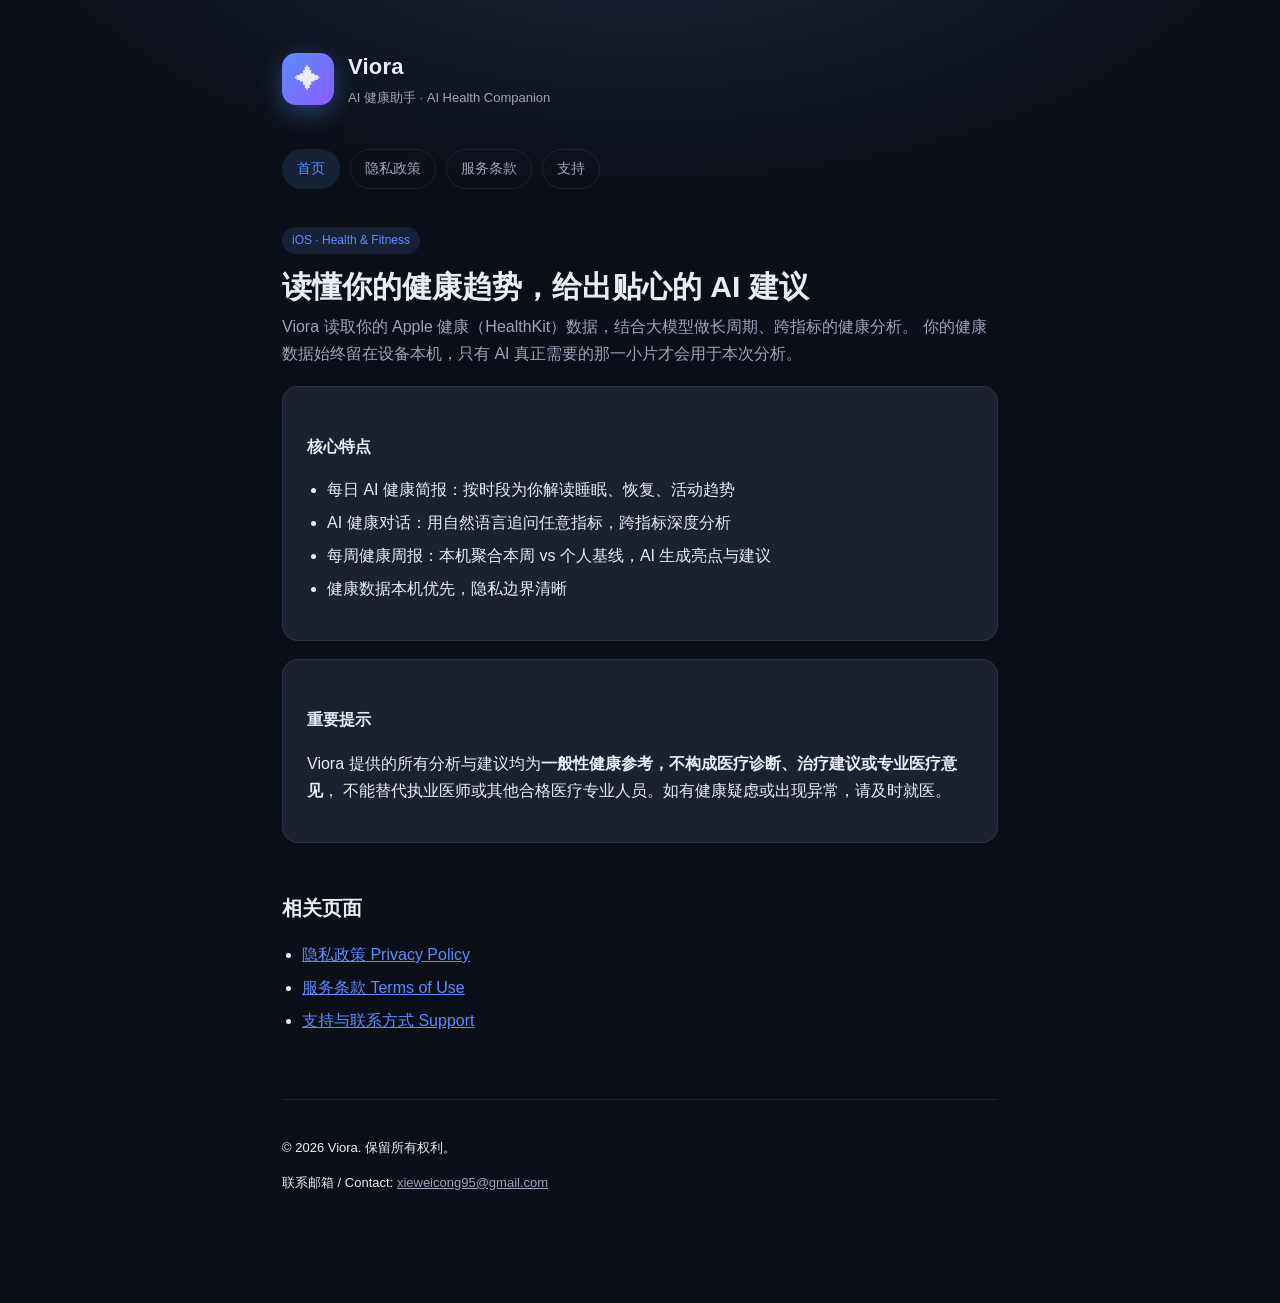
<file: index.html>
<!DOCTYPE html>
<html lang="zh-CN">
<head>
<meta charset="utf-8" />
<meta name="viewport" content="width=device-width, initial-scale=1" />
<title>Viora · AI 健康助手</title>
<meta name="description" content="Viora —— 读取 Apple 健康数据、结合 AI 做长周期健康分析的 iOS App。" />
<link rel="stylesheet" href="style.css" />
</head>
<body>
<div class="wrap">
  <header class="site">
    <div class="logo">✦</div>
    <div>
      <div class="brand">Viora</div>
      <div class="tagline">AI 健康助手 · AI Health Companion</div>
    </div>
  </header>

  <nav class="top">
    <a href="index.html" class="active">首页</a>
    <a href="privacy.html">隐私政策</a>
    <a href="terms.html">服务条款</a>
    <a href="support.html">支持</a>
  </nav>

  <span class="badge">iOS · Health &amp; Fitness</span>
  <h1>读懂你的健康趋势，给出贴心的 AI 建议</h1>
  <p class="lead">
    Viora 读取你的 Apple 健康（HealthKit）数据，结合大模型做长周期、跨指标的健康分析。
    你的健康数据始终留在设备本机，只有 AI 真正需要的那一小片才会用于本次分析。
  </p>

  <div class="card">
    <h3>核心特点</h3>
    <ul>
      <li>每日 AI 健康简报：按时段为你解读睡眠、恢复、活动趋势</li>
      <li>AI 健康对话：用自然语言追问任意指标，跨指标深度分析</li>
      <li>每周健康周报：本机聚合本周 vs 个人基线，AI 生成亮点与建议</li>
      <li>健康数据本机优先，隐私边界清晰</li>
    </ul>
  </div>

  <div class="card">
    <h3>重要提示</h3>
    <p>
      Viora 提供的所有分析与建议均为<strong>一般性健康参考，不构成医疗诊断、治疗建议或专业医疗意见</strong>，
      不能替代执业医师或其他合格医疗专业人员。如有健康疑虑或出现异常，请及时就医。
    </p>
  </div>

  <h2>相关页面</h2>
  <ul>
    <li><a href="privacy.html">隐私政策 Privacy Policy</a></li>
    <li><a href="terms.html">服务条款 Terms of Use</a></li>
    <li><a href="support.html">支持与联系方式 Support</a></li>
  </ul>

  <footer class="site">
    <p>© <span id="y">2026</span> Viora. 保留所有权利。</p>
    <p>联系邮箱 / Contact: <a href="mailto:xieweicong95@gmail.com">xieweicong95@gmail.com</a></p>
  </footer>
</div>
<script>document.getElementById('y').textContent = new Date().getFullYear();</script>
</body>
</html>
</file>
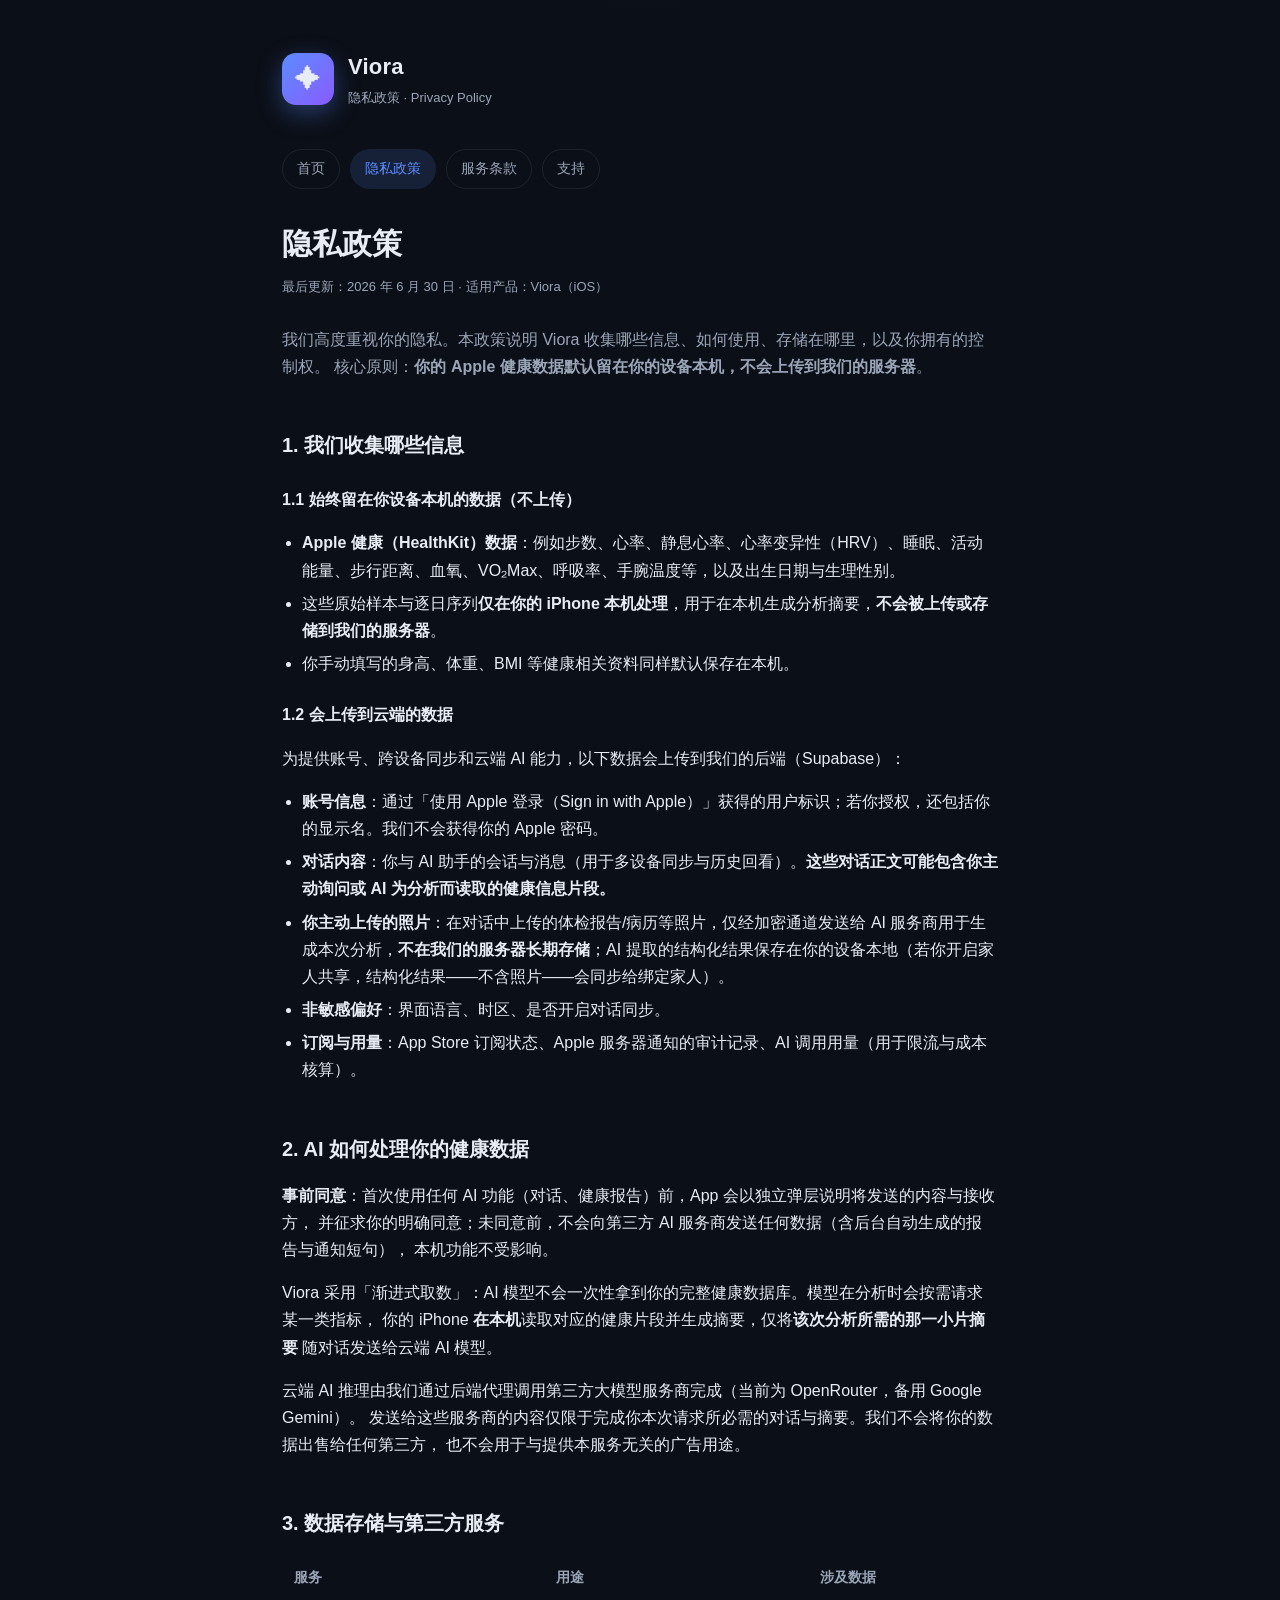
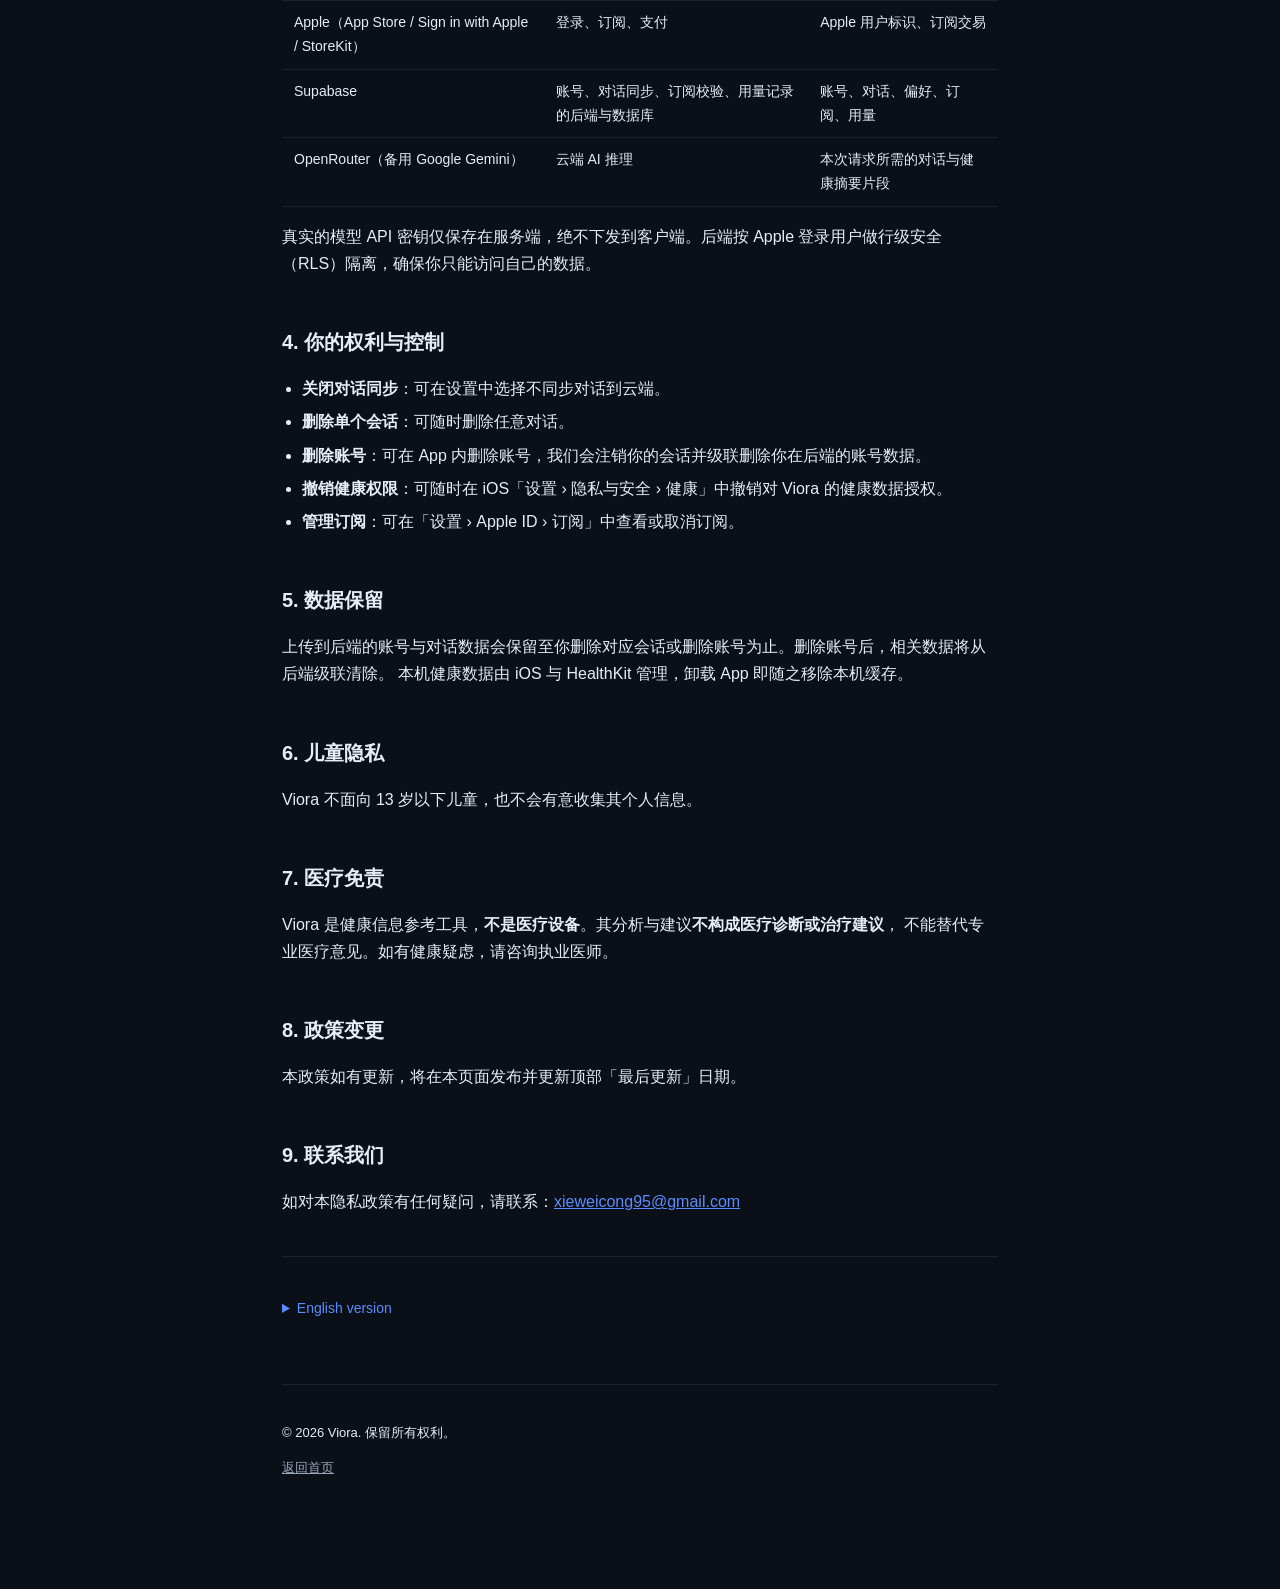
<file: privacy.html>
<!DOCTYPE html>
<html lang="zh-CN">
<head>
<meta charset="utf-8" />
<meta name="viewport" content="width=device-width, initial-scale=1" />
<title>隐私政策 · Viora</title>
<meta name="description" content="Viora 隐私政策 / Privacy Policy。" />
<link rel="stylesheet" href="style.css" />
</head>
<body>
<div class="wrap">
  <header class="site">
    <div class="logo">✦</div>
    <div>
      <div class="brand">Viora</div>
      <div class="tagline">隐私政策 · Privacy Policy</div>
    </div>
  </header>

  <nav class="top">
    <a href="index.html">首页</a>
    <a href="privacy.html" class="active">隐私政策</a>
    <a href="terms.html">服务条款</a>
    <a href="support.html">支持</a>
  </nav>

  <h1>隐私政策</h1>
  <p class="updated">最后更新：2026 年 6 月 30 日 · 适用产品：Viora（iOS）</p>

  <p class="lead">
    我们高度重视你的隐私。本政策说明 Viora 收集哪些信息、如何使用、存储在哪里，以及你拥有的控制权。
    核心原则：<strong>你的 Apple 健康数据默认留在你的设备本机，不会上传到我们的服务器</strong>。
  </p>

  <h2>1. 我们收集哪些信息</h2>

  <h3>1.1 始终留在你设备本机的数据（不上传）</h3>
  <ul>
    <li><strong>Apple 健康（HealthKit）数据</strong>：例如步数、心率、静息心率、心率变异性（HRV）、睡眠、活动能量、步行距离、血氧、VO₂Max、呼吸率、手腕温度等，以及出生日期与生理性别。</li>
    <li>这些原始样本与逐日序列<strong>仅在你的 iPhone 本机处理</strong>，用于在本机生成分析摘要，<strong>不会被上传或存储到我们的服务器</strong>。</li>
    <li>你手动填写的身高、体重、BMI 等健康相关资料同样默认保存在本机。</li>
  </ul>

  <h3>1.2 会上传到云端的数据</h3>
  <p>为提供账号、跨设备同步和云端 AI 能力，以下数据会上传到我们的后端（Supabase）：</p>
  <ul>
    <li><strong>账号信息</strong>：通过「使用 Apple 登录（Sign in with Apple）」获得的用户标识；若你授权，还包括你的显示名。我们不会获得你的 Apple 密码。</li>
    <li><strong>对话内容</strong>：你与 AI 助手的会话与消息（用于多设备同步与历史回看）。<strong>这些对话正文可能包含你主动询问或 AI 为分析而读取的健康信息片段。</strong></li>
    <li><strong>你主动上传的照片</strong>：在对话中上传的体检报告/病历等照片，仅经加密通道发送给 AI 服务商用于生成本次分析，<strong>不在我们的服务器长期存储</strong>；AI 提取的结构化结果保存在你的设备本地（若你开启家人共享，结构化结果——不含照片——会同步给绑定家人）。</li>
    <li><strong>非敏感偏好</strong>：界面语言、时区、是否开启对话同步。</li>
    <li><strong>订阅与用量</strong>：App Store 订阅状态、Apple 服务器通知的审计记录、AI 调用用量（用于限流与成本核算）。</li>
  </ul>

  <h2>2. AI 如何处理你的健康数据</h2>
  <p>
    <strong>事前同意</strong>：首次使用任何 AI 功能（对话、健康报告）前，App 会以独立弹层说明将发送的内容与接收方，
    并征求你的明确同意；未同意前，不会向第三方 AI 服务商发送任何数据（含后台自动生成的报告与通知短句），
    本机功能不受影响。
  </p>
  <p>
    Viora 采用「渐进式取数」：AI 模型不会一次性拿到你的完整健康数据库。模型在分析时会按需请求某一类指标，
    你的 iPhone <strong>在本机</strong>读取对应的健康片段并生成摘要，仅将<strong>该次分析所需的那一小片摘要</strong>
    随对话发送给云端 AI 模型。
  </p>
  <p>
    云端 AI 推理由我们通过后端代理调用第三方大模型服务商完成（当前为 OpenRouter，备用 Google Gemini）。
    发送给这些服务商的内容仅限于完成你本次请求所必需的对话与摘要。我们不会将你的数据出售给任何第三方，
    也不会用于与提供本服务无关的广告用途。
  </p>

  <h2>3. 数据存储与第三方服务</h2>
  <table>
    <tr><th>服务</th><th>用途</th><th>涉及数据</th></tr>
    <tr><td>Apple（App Store / Sign in with Apple / StoreKit）</td><td>登录、订阅、支付</td><td>Apple 用户标识、订阅交易</td></tr>
    <tr><td>Supabase</td><td>账号、对话同步、订阅校验、用量记录的后端与数据库</td><td>账号、对话、偏好、订阅、用量</td></tr>
    <tr><td>OpenRouter（备用 Google Gemini）</td><td>云端 AI 推理</td><td>本次请求所需的对话与健康摘要片段</td></tr>
  </table>
  <p>真实的模型 API 密钥仅保存在服务端，绝不下发到客户端。后端按 Apple 登录用户做行级安全（RLS）隔离，确保你只能访问自己的数据。</p>

  <h2>4. 你的权利与控制</h2>
  <ul>
    <li><strong>关闭对话同步</strong>：可在设置中选择不同步对话到云端。</li>
    <li><strong>删除单个会话</strong>：可随时删除任意对话。</li>
    <li><strong>删除账号</strong>：可在 App 内删除账号，我们会注销你的会话并级联删除你在后端的账号数据。</li>
    <li><strong>撤销健康权限</strong>：可随时在 iOS「设置 › 隐私与安全 › 健康」中撤销对 Viora 的健康数据授权。</li>
    <li><strong>管理订阅</strong>：可在「设置 › Apple ID › 订阅」中查看或取消订阅。</li>
  </ul>

  <h2>5. 数据保留</h2>
  <p>
    上传到后端的账号与对话数据会保留至你删除对应会话或删除账号为止。删除账号后，相关数据将从后端级联清除。
    本机健康数据由 iOS 与 HealthKit 管理，卸载 App 即随之移除本机缓存。
  </p>

  <h2>6. 儿童隐私</h2>
  <p>Viora 不面向 13 岁以下儿童，也不会有意收集其个人信息。</p>

  <h2>7. 医疗免责</h2>
  <p>
    Viora 是健康信息参考工具，<strong>不是医疗设备</strong>。其分析与建议<strong>不构成医疗诊断或治疗建议</strong>，
    不能替代专业医疗意见。如有健康疑虑，请咨询执业医师。
  </p>

  <h2>8. 政策变更</h2>
  <p>本政策如有更新，将在本页面发布并更新顶部「最后更新」日期。</p>

  <h2>9. 联系我们</h2>
  <p>如对本隐私政策有任何疑问，请联系：<a href="mailto:xieweicong95@gmail.com">xieweicong95@gmail.com</a></p>

  <hr class="divider" />

  <details>
    <summary>English version</summary>
    <div class="lang-en">
      <h2>Privacy Policy (English)</h2>
      <p><em>Last updated: June 30, 2026 · Product: Viora (iOS)</em></p>
      <p>Your privacy matters to us. This policy explains what Viora collects, how it is used, and the controls you have.
      Core principle: <strong>your Apple Health data stays on your device by default and is not uploaded to our servers.</strong></p>

      <h3>1. Information we collect</h3>
      <p><strong>Stays on your device (never uploaded):</strong> Apple Health (HealthKit) data such as steps, heart rate,
      resting heart rate, HRV, sleep, active energy, walking distance, blood oxygen, VO₂Max, respiratory rate, wrist
      temperature, plus date of birth and biological sex; and any height/weight/BMI you enter manually. Raw samples and
      daily series are processed only on your iPhone to produce summaries locally.</p>
      <p><strong>Uploaded to our backend (Supabase):</strong> your Sign in with Apple identifier (and display name if you
      grant it); your AI conversations and messages — <em>which may contain health information you ask about or that the
      AI reads for analysis</em>; non-sensitive preferences (language, time zone, sync toggle); and subscription status,
      Apple notification audit records, and AI usage for rate limiting.</p>

      <h3>2. How AI processes your health data</h3>
      <p>Viora uses progressive data access: the AI never receives your full health database. When analyzing, it requests
      a specific metric, your iPhone reads that slice <em>locally</em> and produces a summary, and only that small summary
      is sent with your conversation to the cloud AI model. Cloud inference is performed via our backend proxy to a
      third-party model provider (currently OpenRouter, with Google Gemini as fallback), limited to what is necessary for
      your request. We do not sell your data.</p>

      <h3>3. Storage &amp; third parties</h3>
      <p>Apple (login, subscriptions, payment), Supabase (account, conversation sync, subscription/usage backend), and
      OpenRouter/Google Gemini (cloud AI inference) process the data described above. Real model API keys live only on the
      server. Row-Level Security isolates your data per Apple-login user.</p>

      <h3>4. Your rights</h3>
      <p>Disable conversation sync, delete individual conversations, delete your account in-app (cascade-deletes backend
      data), revoke Health permissions in iOS Settings, and manage subscriptions via Apple ID settings.</p>

      <h3>5. Retention</h3>
      <p>Uploaded account/conversation data is retained until you delete the conversation or your account. Deleting your
      account cascade-removes related data. Local health data is managed by iOS/HealthKit.</p>

      <h3>6. Children</h3>
      <p>Viora is not directed to children under 13 and does not knowingly collect their personal information.</p>

      <h3>7. Medical disclaimer</h3>
      <p>Viora is a health information reference tool, <strong>not a medical device</strong>. Its output does not
      constitute medical diagnosis or treatment advice and is not a substitute for professional medical advice. Consult a
      licensed physician for any health concerns.</p>

      <h3>8. Changes &amp; contact</h3>
      <p>Updates will be posted here. Questions: <a href="mailto:xieweicong95@gmail.com">xieweicong95@gmail.com</a></p>
    </div>
  </details>

  <footer class="site">
    <p>© <span id="y">2026</span> Viora. 保留所有权利。</p>
    <p><a href="index.html">返回首页</a></p>
  </footer>
</div>
<script>document.getElementById('y').textContent = new Date().getFullYear();</script>
</body>
</html>
</file>
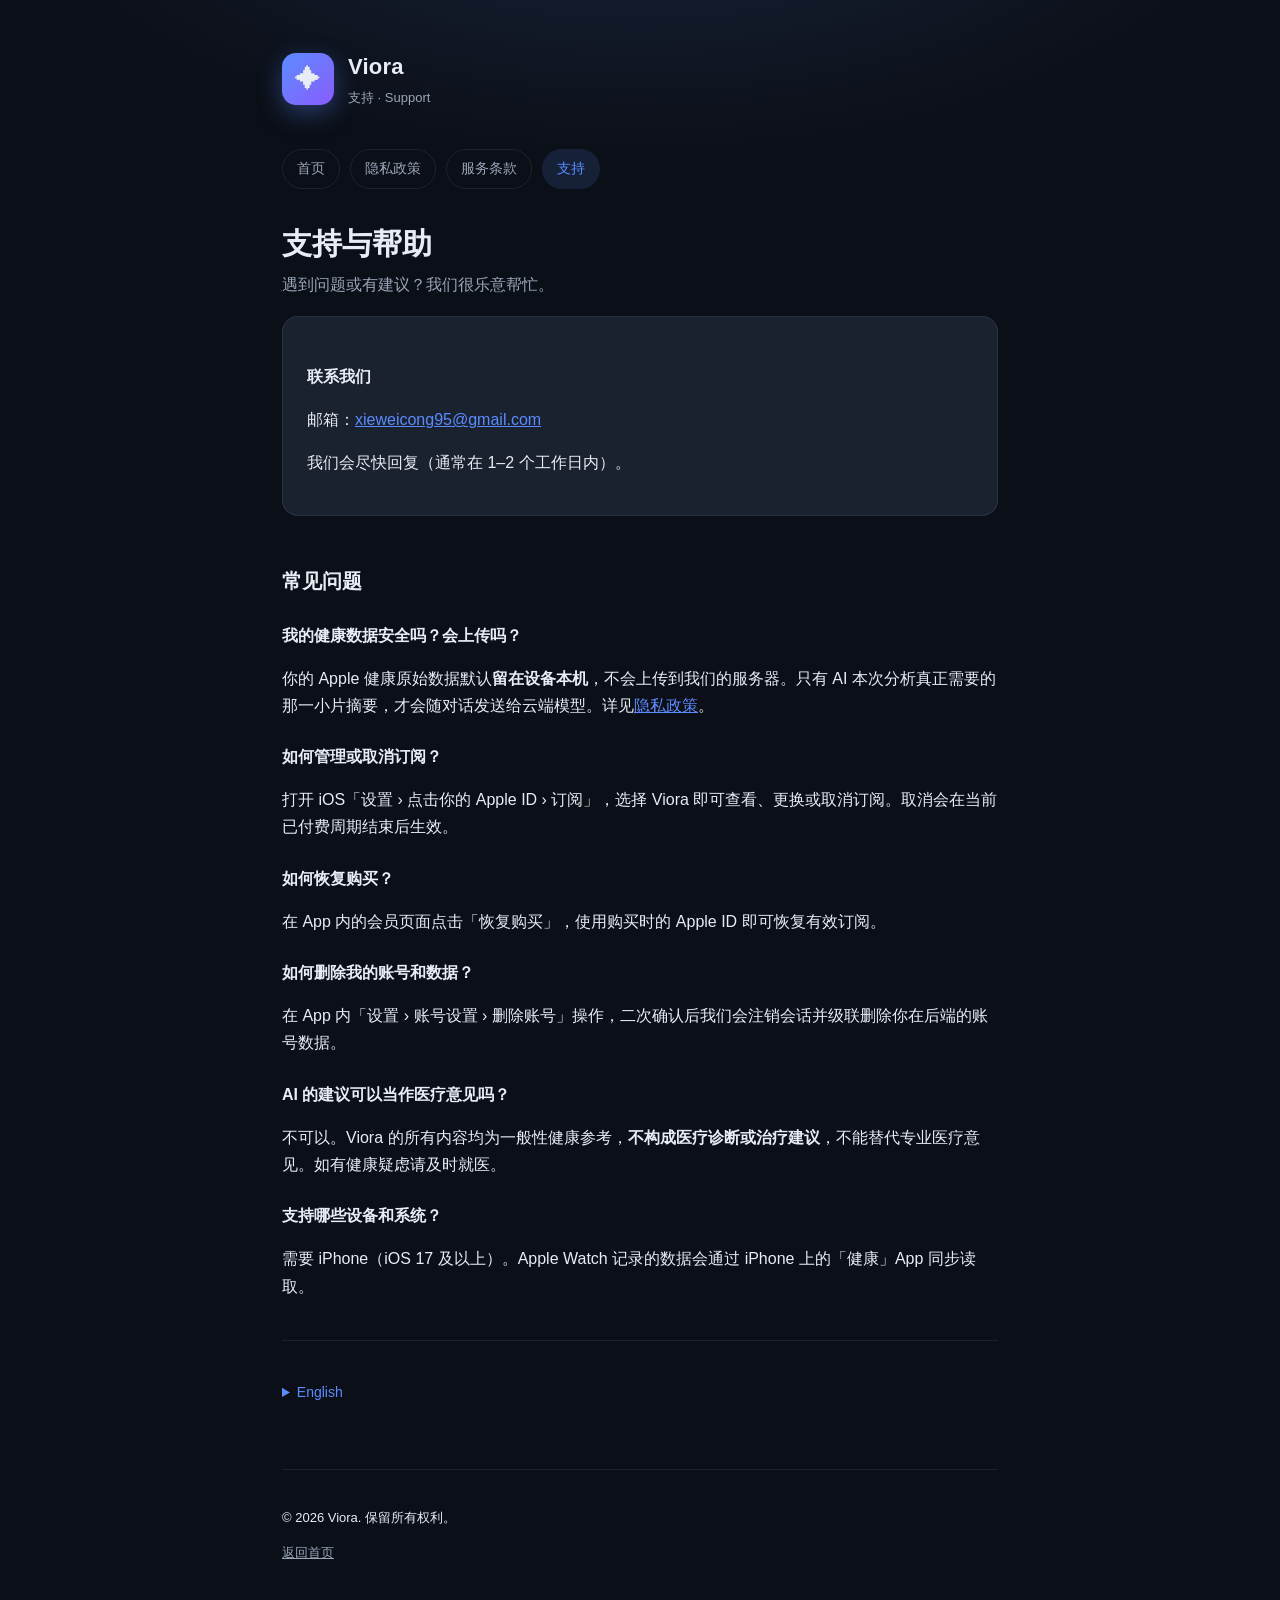
<file: support.html>
<!DOCTYPE html>
<html lang="zh-CN">
<head>
<meta charset="utf-8" />
<meta name="viewport" content="width=device-width, initial-scale=1" />
<title>支持 · Viora</title>
<link rel="stylesheet" href="style.css" />
</head>
<body>
<div class="wrap">
  <header class="site">
    <div class="logo">✦</div>
    <div>
      <div class="brand">Viora</div>
      <div class="tagline">支持 · Support</div>
    </div>
  </header>

  <nav class="top">
    <a href="index.html">首页</a>
    <a href="privacy.html">隐私政策</a>
    <a href="terms.html">服务条款</a>
    <a href="support.html" class="active">支持</a>
  </nav>

  <h1>支持与帮助</h1>
  <p class="lead">遇到问题或有建议？我们很乐意帮忙。</p>

  <div class="card">
    <h3>联系我们</h3>
    <p>邮箱：<a href="mailto:xieweicong95@gmail.com">xieweicong95@gmail.com</a></p>
    <p>我们会尽快回复（通常在 1–2 个工作日内）。</p>
  </div>

  <h2>常见问题</h2>

  <h3>我的健康数据安全吗？会上传吗？</h3>
  <p>你的 Apple 健康原始数据默认<strong>留在设备本机</strong>，不会上传到我们的服务器。只有 AI 本次分析真正需要的那一小片摘要，才会随对话发送给云端模型。详见<a href="privacy.html">隐私政策</a>。</p>

  <h3>如何管理或取消订阅？</h3>
  <p>打开 iOS「设置 › 点击你的 Apple ID › 订阅」，选择 Viora 即可查看、更换或取消订阅。取消会在当前已付费周期结束后生效。</p>

  <h3>如何恢复购买？</h3>
  <p>在 App 内的会员页面点击「恢复购买」，使用购买时的 Apple ID 即可恢复有效订阅。</p>

  <h3>如何删除我的账号和数据？</h3>
  <p>在 App 内「设置 › 账号设置 › 删除账号」操作，二次确认后我们会注销会话并级联删除你在后端的账号数据。</p>

  <h3>AI 的建议可以当作医疗意见吗？</h3>
  <p>不可以。Viora 的所有内容均为一般性健康参考，<strong>不构成医疗诊断或治疗建议</strong>，不能替代专业医疗意见。如有健康疑虑请及时就医。</p>

  <h3>支持哪些设备和系统？</h3>
  <p>需要 iPhone（iOS 17 及以上）。Apple Watch 记录的数据会通过 iPhone 上的「健康」App 同步读取。</p>

  <hr class="divider" />

  <details>
    <summary>English</summary>
    <div class="lang-en">
      <h2>Support (English)</h2>
      <p>Questions or feedback? Email <a href="mailto:xieweicong95@gmail.com">xieweicong95@gmail.com</a> — we usually reply within 1–2 business days.</p>
      <p><strong>Is my health data uploaded?</strong> Your raw Apple Health data stays on your device by default; only the small summary the AI needs is sent with your conversation. See the <a href="privacy.html">Privacy Policy</a>.</p>
      <p><strong>Manage subscriptions:</strong> Settings › your Apple ID › Subscriptions › Viora.</p>
      <p><strong>Restore purchases:</strong> tap "Restore Purchases" on the membership screen with your original Apple ID.</p>
      <p><strong>Delete account:</strong> Settings › Account › Delete Account in the app.</p>
      <p><strong>Medical:</strong> Viora is general health reference only, not medical advice.</p>
      <p><strong>Requirements:</strong> iPhone on iOS 17 or later.</p>
    </div>
  </details>

  <footer class="site">
    <p>© <span id="y">2026</span> Viora. 保留所有权利。</p>
    <p><a href="index.html">返回首页</a></p>
  </footer>
</div>
<script>document.getElementById('y').textContent = new Date().getFullYear();</script>
</body>
</html>
</file>
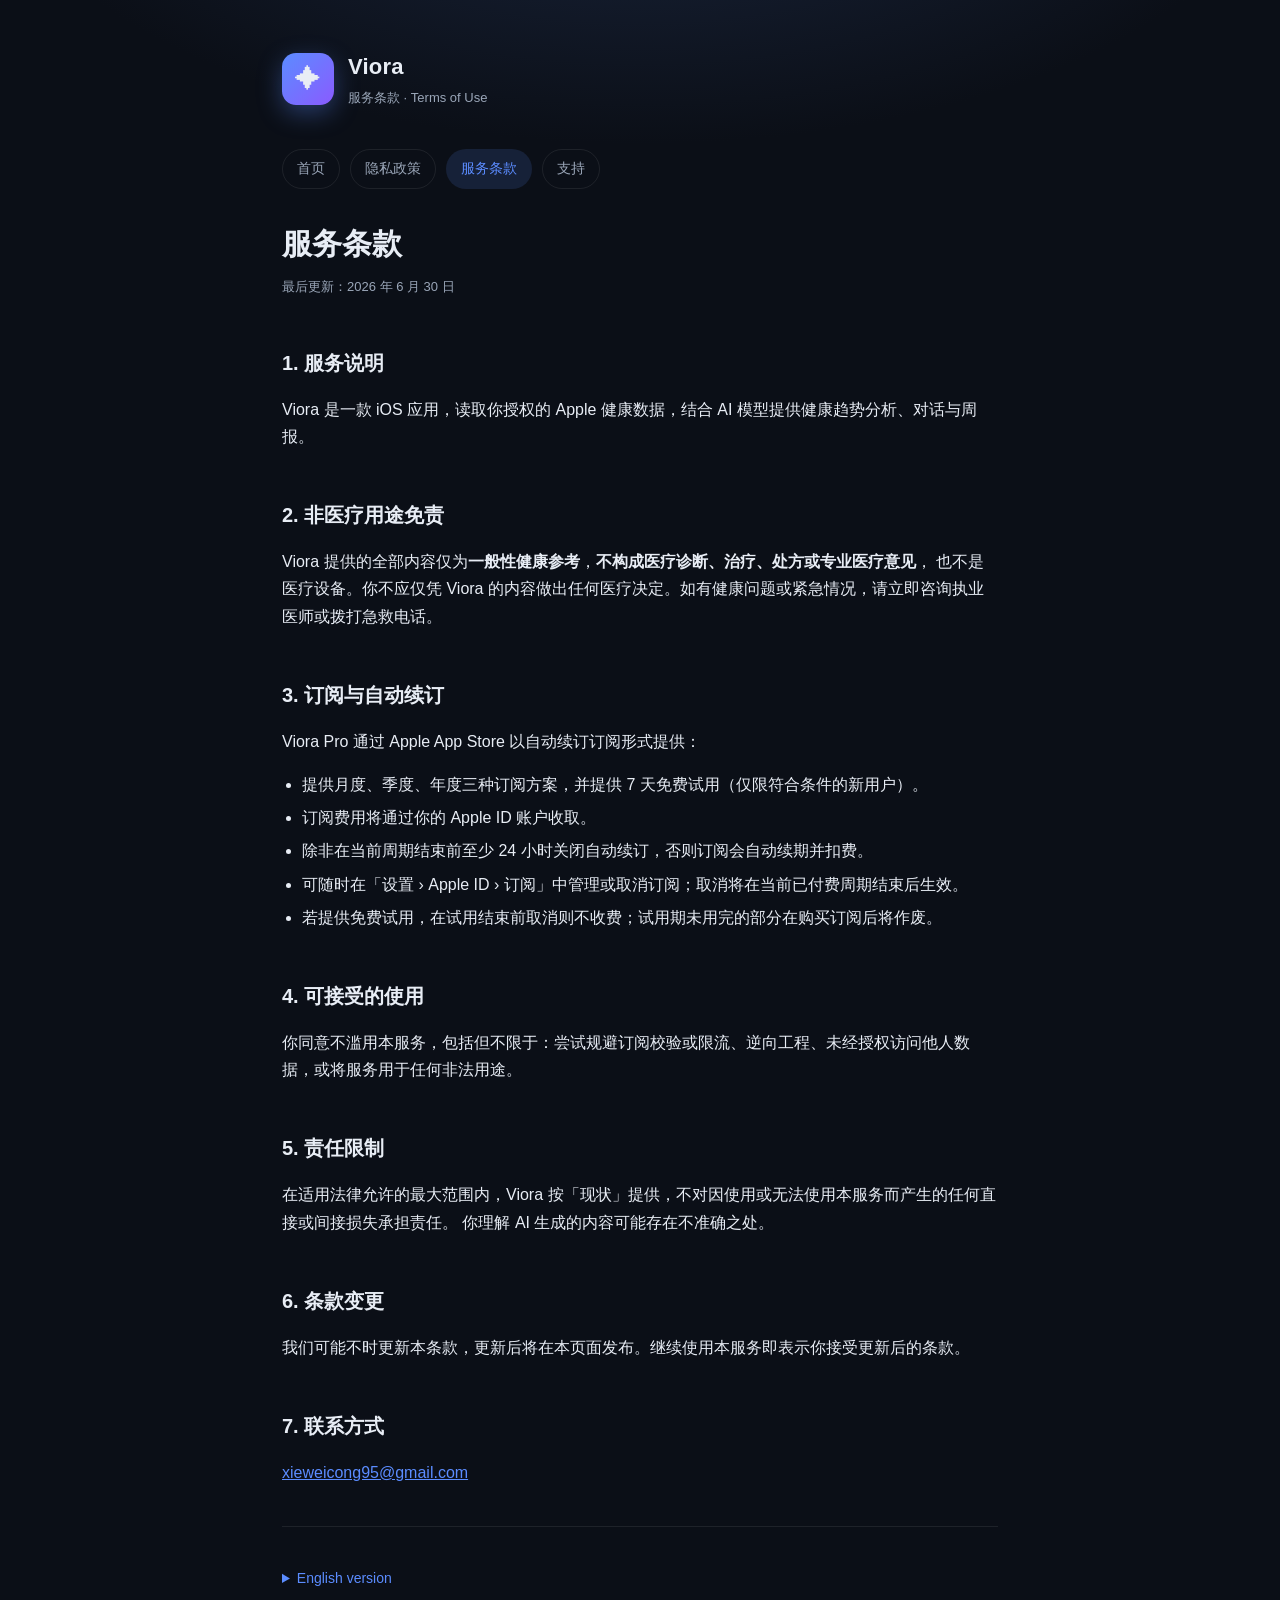
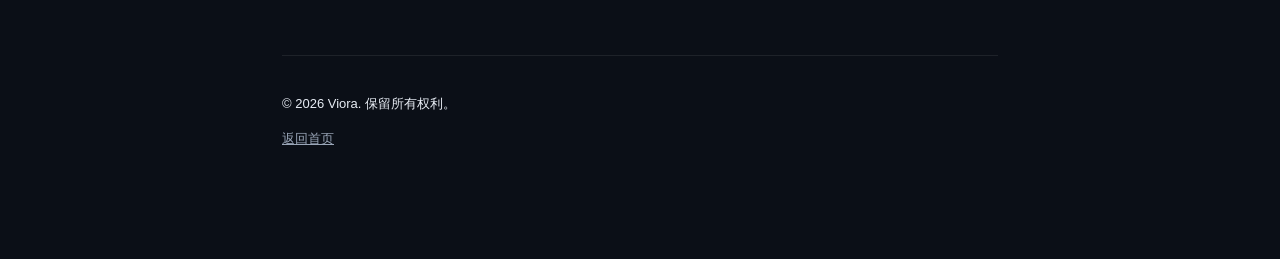
<file: terms.html>
<!DOCTYPE html>
<html lang="zh-CN">
<head>
<meta charset="utf-8" />
<meta name="viewport" content="width=device-width, initial-scale=1" />
<title>服务条款 · Viora</title>
<link rel="stylesheet" href="style.css" />
</head>
<body>
<div class="wrap">
  <header class="site">
    <div class="logo">✦</div>
    <div>
      <div class="brand">Viora</div>
      <div class="tagline">服务条款 · Terms of Use</div>
    </div>
  </header>

  <nav class="top">
    <a href="index.html">首页</a>
    <a href="privacy.html">隐私政策</a>
    <a href="terms.html" class="active">服务条款</a>
    <a href="support.html">支持</a>
  </nav>

  <h1>服务条款</h1>
  <p class="updated">最后更新：2026 年 6 月 30 日</p>

  <h2>1. 服务说明</h2>
  <p>Viora 是一款 iOS 应用，读取你授权的 Apple 健康数据，结合 AI 模型提供健康趋势分析、对话与周报。</p>

  <h2>2. 非医疗用途免责</h2>
  <p>
    Viora 提供的全部内容仅为<strong>一般性健康参考</strong>，<strong>不构成医疗诊断、治疗、处方或专业医疗意见</strong>，
    也不是医疗设备。你不应仅凭 Viora 的内容做出任何医疗决定。如有健康问题或紧急情况，请立即咨询执业医师或拨打急救电话。
  </p>

  <h2>3. 订阅与自动续订</h2>
  <p>Viora Pro 通过 Apple App Store 以自动续订订阅形式提供：</p>
  <ul>
    <li>提供月度、季度、年度三种订阅方案，并提供 7 天免费试用（仅限符合条件的新用户）。</li>
    <li>订阅费用将通过你的 Apple ID 账户收取。</li>
    <li>除非在当前周期结束前至少 24 小时关闭自动续订，否则订阅会自动续期并扣费。</li>
    <li>可随时在「设置 › Apple ID › 订阅」中管理或取消订阅；取消将在当前已付费周期结束后生效。</li>
    <li>若提供免费试用，在试用结束前取消则不收费；试用期未用完的部分在购买订阅后将作废。</li>
  </ul>

  <h2>4. 可接受的使用</h2>
  <p>你同意不滥用本服务，包括但不限于：尝试规避订阅校验或限流、逆向工程、未经授权访问他人数据，或将服务用于任何非法用途。</p>

  <h2>5. 责任限制</h2>
  <p>
    在适用法律允许的最大范围内，Viora 按「现状」提供，不对因使用或无法使用本服务而产生的任何直接或间接损失承担责任。
    你理解 AI 生成的内容可能存在不准确之处。
  </p>

  <h2>6. 条款变更</h2>
  <p>我们可能不时更新本条款，更新后将在本页面发布。继续使用本服务即表示你接受更新后的条款。</p>

  <h2>7. 联系方式</h2>
  <p><a href="mailto:xieweicong95@gmail.com">xieweicong95@gmail.com</a></p>

  <hr class="divider" />

  <details>
    <summary>English version</summary>
    <div class="lang-en">
      <h2>Terms of Use (English)</h2>
      <p><em>Last updated: June 30, 2026</em></p>
      <p><strong>Service.</strong> Viora is an iOS app that reads the Apple Health data you authorize and uses AI models to
      provide health trend analysis, chat, and reports.</p>
      <p><strong>Not medical advice.</strong> All content is general health reference only and does not constitute medical
      diagnosis, treatment, or professional medical advice, nor is it a medical device. Consult a licensed physician for any
      health concern or emergency.</p>
      <p><strong>Subscriptions.</strong> Viora Pro is an auto-renewing subscription via the App Store (monthly, quarterly,
      yearly) with a 7-day free trial for eligible new users. Payment is charged to your Apple ID. It renews automatically
      unless auto-renew is turned off at least 24 hours before the end of the current period. Manage or cancel anytime in
      Settings › Apple ID › Subscriptions; cancellation takes effect at the end of the paid period.</p>
      <p><strong>Acceptable use.</strong> Do not circumvent subscription checks or rate limits, reverse engineer, access
      others' data, or use the service unlawfully.</p>
      <p><strong>Limitation of liability.</strong> The service is provided "as is." AI-generated content may be inaccurate.</p>
      <p><strong>Contact.</strong> <a href="mailto:xieweicong95@gmail.com">xieweicong95@gmail.com</a></p>
    </div>
  </details>

  <footer class="site">
    <p>© <span id="y">2026</span> Viora. 保留所有权利。</p>
    <p><a href="index.html">返回首页</a></p>
  </footer>
</div>
<script>document.getElementById('y').textContent = new Date().getFullYear();</script>
</body>
</html>
</file>
<file: style.css>
:root {
  --bg: #0b0f17;
  --bg-soft: #141a26;
  --card: #1a2230;
  --text: #e8edf5;
  --text-dim: #9aa6b8;
  --accent: #5b8cff;
  --accent-soft: rgba(91, 140, 255, 0.14);
  --border: rgba(255, 255, 255, 0.08);
  --max: 760px;
}

* { box-sizing: border-box; }

html { -webkit-text-size-adjust: 100%; }

body {
  margin: 0;
  background: radial-gradient(1200px 600px at 50% -10%, #1b2740 0%, var(--bg) 55%);
  color: var(--text);
  font-family: -apple-system, BlinkMacSystemFont, "Segoe UI", "PingFang SC",
    "Hiragino Sans GB", "Microsoft YaHei", Roboto, Helvetica, Arial, sans-serif;
  line-height: 1.7;
  font-size: 16px;
}

.wrap {
  max-width: var(--max);
  margin: 0 auto;
  padding: 48px 22px 96px;
}

header.site {
  display: flex;
  align-items: center;
  gap: 14px;
  margin-bottom: 40px;
}

header.site .logo {
  width: 52px;
  height: 52px;
  border-radius: 14px;
  background: linear-gradient(135deg, #5b8cff, #8a5bff);
  display: flex;
  align-items: center;
  justify-content: center;
  font-size: 26px;
  box-shadow: 0 8px 24px rgba(91, 140, 255, 0.35);
}

header.site .brand { font-size: 22px; font-weight: 700; letter-spacing: 0.2px; }
header.site .tagline { color: var(--text-dim); font-size: 13px; margin-top: 2px; }

nav.top { margin: 0 0 36px; display: flex; flex-wrap: wrap; gap: 10px; }
nav.top a {
  color: var(--text-dim);
  text-decoration: none;
  font-size: 14px;
  padding: 7px 14px;
  border: 1px solid var(--border);
  border-radius: 999px;
  transition: 0.15s;
}
nav.top a:hover { color: var(--text); border-color: var(--accent); }
nav.top a.active { color: var(--accent); background: var(--accent-soft); border-color: transparent; }

h1 { font-size: 30px; line-height: 1.25; margin: 0 0 8px; }
h2 { font-size: 20px; margin: 40px 0 12px; padding-top: 8px; }
h3 { font-size: 16px; margin: 24px 0 8px; color: var(--text); }
p, li { color: var(--text); }
.lead { color: var(--text-dim); font-size: 16px; margin-top: 0; }
.updated { color: var(--text-dim); font-size: 13px; margin-bottom: 28px; }

a { color: var(--accent); }

.card {
  background: var(--card);
  border: 1px solid var(--border);
  border-radius: 16px;
  padding: 22px 24px;
  margin: 18px 0;
}

ul { padding-left: 20px; }
li { margin: 6px 0; }

.badge {
  display: inline-block;
  font-size: 12px;
  padding: 3px 10px;
  border-radius: 999px;
  background: var(--accent-soft);
  color: var(--accent);
  margin-bottom: 14px;
}

.cta {
  display: inline-block;
  margin-top: 8px;
  padding: 12px 22px;
  border-radius: 12px;
  background: var(--accent);
  color: #fff;
  font-weight: 600;
  text-decoration: none;
}

table { width: 100%; border-collapse: collapse; margin: 16px 0; font-size: 14px; }
th, td { text-align: left; padding: 10px 12px; border-bottom: 1px solid var(--border); vertical-align: top; }
th { color: var(--text-dim); font-weight: 600; }

.divider { height: 1px; background: var(--border); margin: 40px 0; border: 0; }

.lang-en { color: var(--text-dim); font-size: 14px; }
details { margin: 8px 0; }
summary { cursor: pointer; color: var(--accent); font-size: 14px; }

footer.site {
  margin-top: 64px;
  padding-top: 24px;
  border-top: 1px solid var(--border);
  color: var(--text-dim);
  font-size: 13px;
}
footer.site a { color: var(--text-dim); }
</file>
